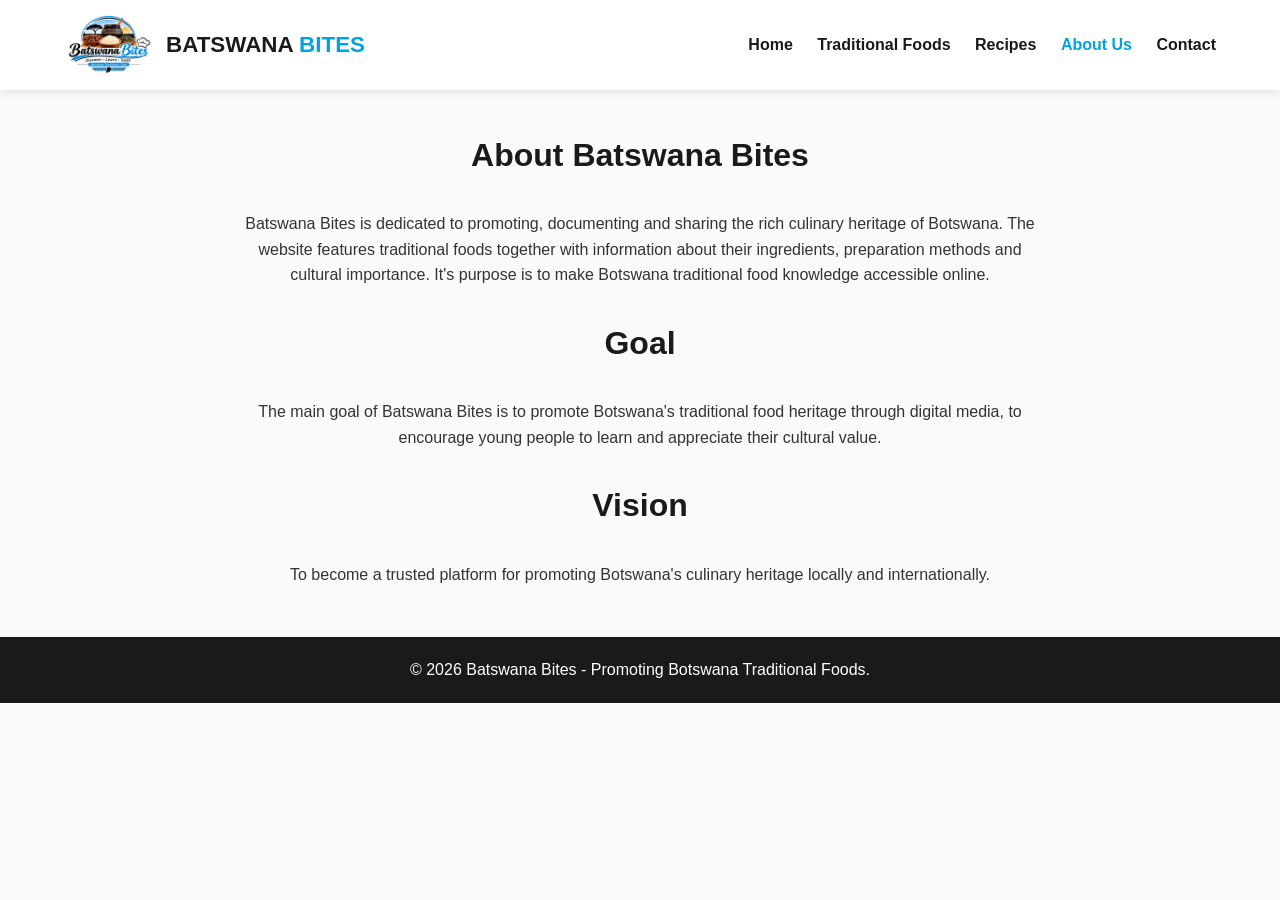
<file: about.html>
<!DOCTYPE html>
<html lang="en">
<head>
    <meta charset="UTF-8">
    <meta name="viewport" content="width=device-width, initial-scale=1.0">
    <title>Batswana Bites | About Us</title>
    <link rel="stylesheet" href="css/style.css">
</head>
<body>

    <header class="site-header">
        <a href="index.html" class="logo-container">
            <img src="images/Batswana Bites Traditional Food Logo.png" alt="Batswana Bites Logo" class="site-logo">
            <div class="logo-text">BATSWANA <span>BITES</span></div>
        </a>
        <nav>
            <a href="index.html">Home</a>
            <a href="foods.html">Traditional Foods</a>
            <a href="recipes.html">Recipes</a>
            <a href="about.html" class="active">About Us</a>
            <a href="contact.html">Contact</a>
        </nav>
    </header>

    <main class="container">
        <h1 class="page-title">About Batswana Bites</h1>
        <p style="text-align: center; max-width: 800px; margin: 0 auto 30px auto;">
            Batswana Bites is dedicated to promoting, documenting and sharing the rich culinary heritage of Botswana. The website features traditional foods together with information about their ingredients, preparation methods and cultural importance. It's purpose is to make Botswana traditional food knowledge accessible online.</p>
            
        <h1 class="page-title">Goal</h1>
            <P style="text-align: center; max-width: 800px; margin: 0 auto 30px auto;">
           The main goal of Batswana Bites is to promote Botswana's traditional food heritage through digital media, to encourage young people to learn and appreciate their cultural value.
       </P>
       <h1 class="page-title">Vision</h1>
            <P style="text-align: center; max-width: 800px; margin: 0 auto 30px auto;">
           To become a trusted platform for promoting Botswana's culinary heritage locally and internationally.
        </p>
    </main>

    <footer>
        <p>&copy; 2026 Batswana Bites - Promoting Botswana Traditional Foods.</p>
    </footer>

</body>
</html>
</file>
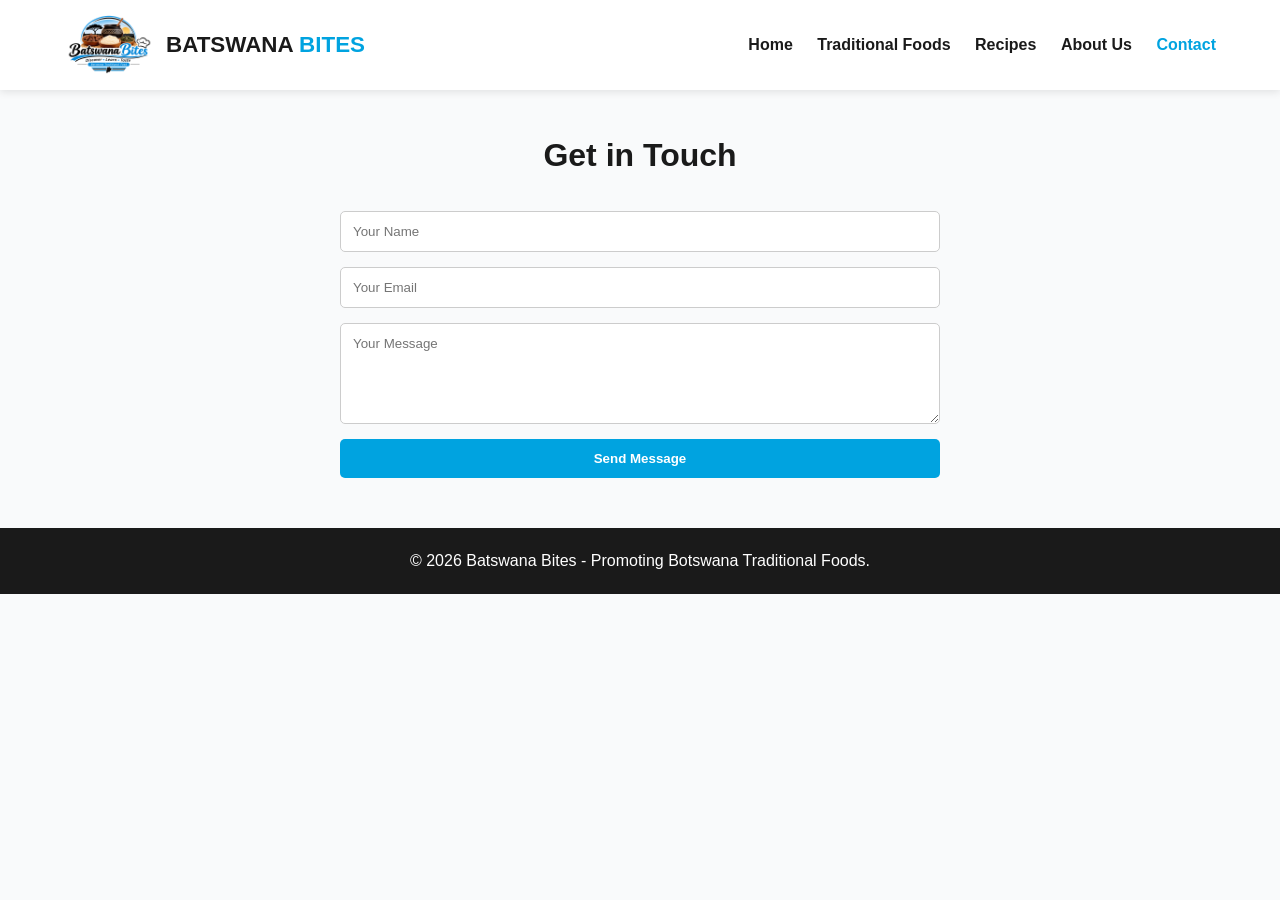
<file: contact.html>
<!DOCTYPE html>
<html lang="en">
<head>
    <meta charset="UTF-8">
    <meta name="viewport" content="width=device-width, initial-scale=1.0">
    <title>Batswana Bites | Contact Us</title>
    <link rel="stylesheet" href="css/style.css">
</head>
<body>

    <header class="site-header">
        <a href="index.html" class="logo-container">
            <img src="images/Batswana Bites Traditional Food Logo.png" alt="Batswana Bites Logo" class="site-logo">
            <div class="logo-text">BATSWANA <span>BITES</span></div>
        </a>
        <nav>
            <a href="index.html">Home</a>
            <a href="foods.html">Traditional Foods</a>
            <a href="recipes.html">Recipes</a>
            <a href="about.html">About Us</a>
            <a href="contact.html" class="active">Contact</a>
        </nav>
    </header>

    <main class="container">
        <h1 class="page-title">Get in Touch</h1>
        <form style="max-width: 600px; margin: 0 auto; display: flex; flex-direction: column; gap: 15px;">
            <input type="text" placeholder="Your Name" style="padding: 12px; border: 1px solid #ccc; border-radius: 5px;" required>
            <input type="email" placeholder="Your Email" style="padding: 12px; border: 1px solid #ccc; border-radius: 5px;" required>
            <textarea placeholder="Your Message" rows="5" style="padding: 12px; border: 1px solid #ccc; border-radius: 5px;" required></textarea>
            <button type="submit" style="padding: 12px; background: #00A3E0; color: white; border: none; border-radius: 5px; font-weight: bold; cursor: pointer;">Send Message</button>
        </form>
    </main>

    <footer>
        <p>&copy; 2026 Batswana Bites - Promoting Botswana Traditional Foods.</p>
    </footer>

</body>
</html>
</file>
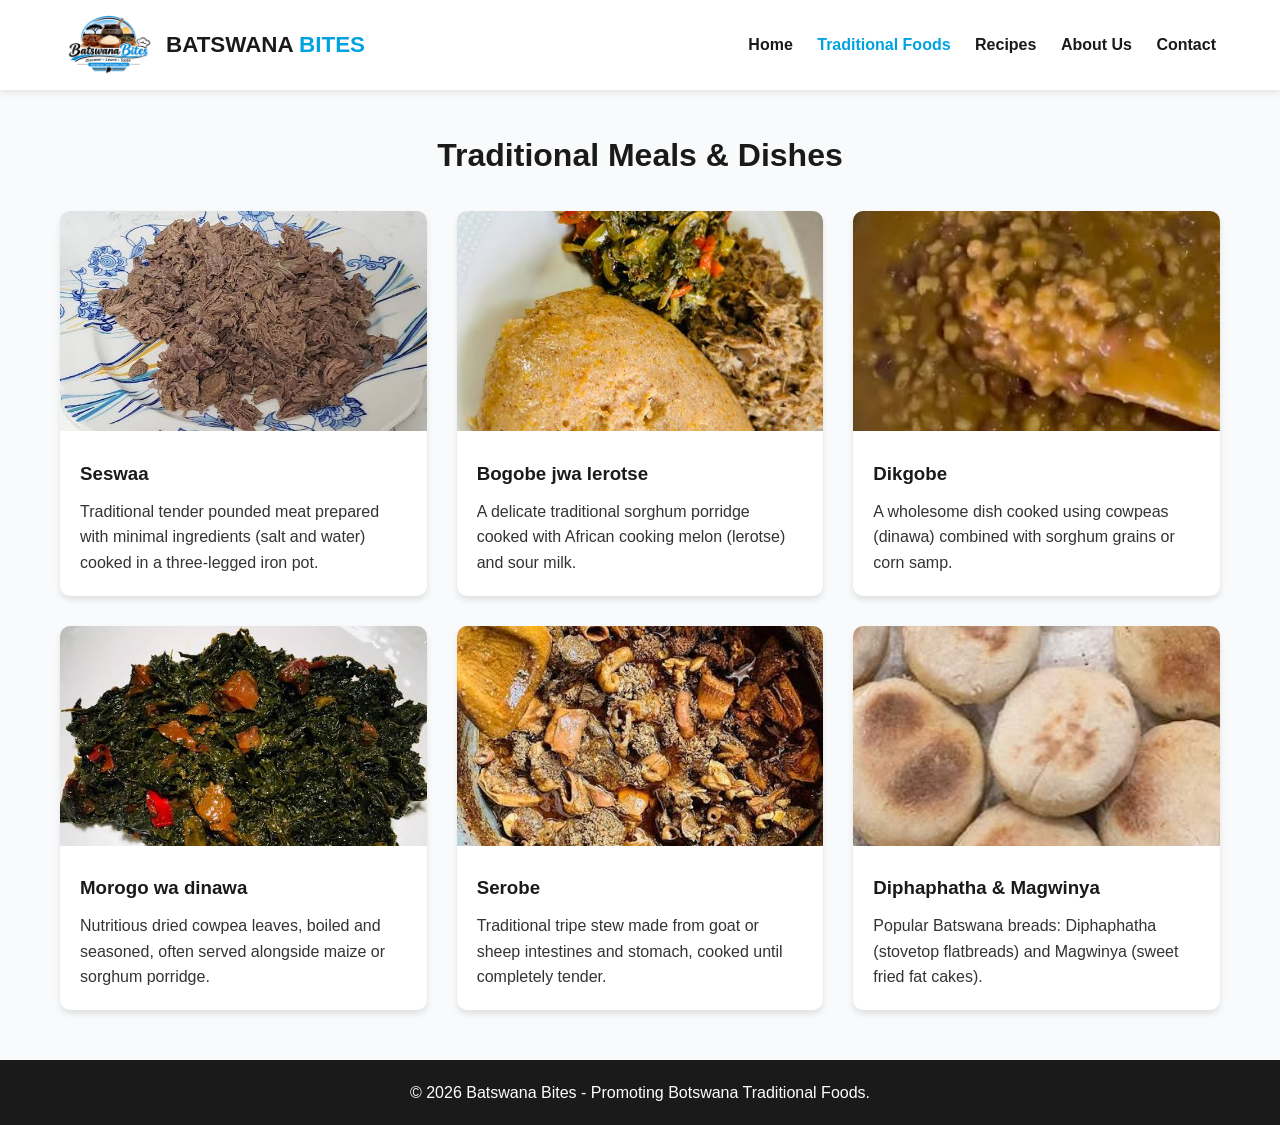
<file: foods.html>
<!DOCTYPE html>
<html lang="en">
<head>
    <meta charset="UTF-8">
    <meta name="viewport" content="width=device-width, initial-scale=1.0">
    <title>Batswana Bites | Traditional Foods</title>
    <link rel="stylesheet" href="css/style.css">
</head>
<body>

    <header class="site-header">
        <a href="index.html" class="logo-container">
            <img src="images/Batswana Bites Traditional Food Logo.png" alt="Batswana Bites Logo" class="site-logo">
            <div class="logo-text">BATSWANA <span>BITES</span></div>
        </a>
        <nav>
            <a href="index.html">Home</a>
            <a href="foods.html" class="active">Traditional Foods</a>
            <a href="recipes.html">Recipes</a>
            <a href="about.html">About Us</a>
            <a href="contact.html">Contact</a>
        </nav>
    </header>

    <main class="container">
        <h1 class="page-title">Traditional Meals & Dishes</h1>
        <div class="food-grid">
            
            <div class="food-card">
                <img src="images/seswaa2.jpeg" alt="Seswaa">
                <div class="food-card-content">
                    <h3>Seswaa</h3>
                    <p>Traditional tender pounded meat prepared with minimal ingredients (salt and water) cooked in a three-legged iron pot.</p>
                </div>
            </div>

            <div class="food-card">
                <img src="images/bogobe jwa lerotse.jpeg" alt="Bogobe jwa lerotse">
                <div class="food-card-content">
                    <h3>Bogobe jwa lerotse</h3>
                    <p>A delicate traditional sorghum porridge cooked with African cooking melon (lerotse) and sour milk.</p>
                </div>
            </div>

            <div class="food-card">
                <img src="images/dikgobe1.jpeg" alt="Dikgobe">
                <div class="food-card-content">
                    <h3>Dikgobe</h3>
                    <p>A wholesome dish cooked using cowpeas (dinawa) combined with sorghum grains or corn samp.</p>
                </div>
            </div>

            <div class="food-card">
                <img src="images/morogo wa dinawa1.jpeg" alt="Morogo wa dinawa">
                <div class="food-card-content">
                    <h3>Morogo wa dinawa</h3>
                    <p>Nutritious dried cowpea leaves, boiled and seasoned, often served alongside maize or sorghum porridge.</p>
                </div>
            </div>

            <div class="food-card">
                <img src="images/serobe.jpeg" alt="Serobe">
                <div class="food-card-content">
                    <h3>Serobe</h3>
                    <p>Traditional tripe stew made from goat or sheep intestines and stomach, cooked until completely tender.</p>
                </div>
            </div>

            <div class="food-card">
                <img src="images/diphaphatha.jpeg" alt="Diphaphatha & Magwinya">
                <div class="food-card-content">
                    <h3>Diphaphatha & Magwinya</h3>
                    <p>Popular Batswana breads: Diphaphatha (stovetop flatbreads) and Magwinya (sweet fried fat cakes).</p>
                </div>
            </div>

        </div>
    </main>

    <footer>
        <p>&copy; 2026 Batswana Bites - Promoting Botswana Traditional Foods.</p>
    </footer>

</body>
</html>
</file>
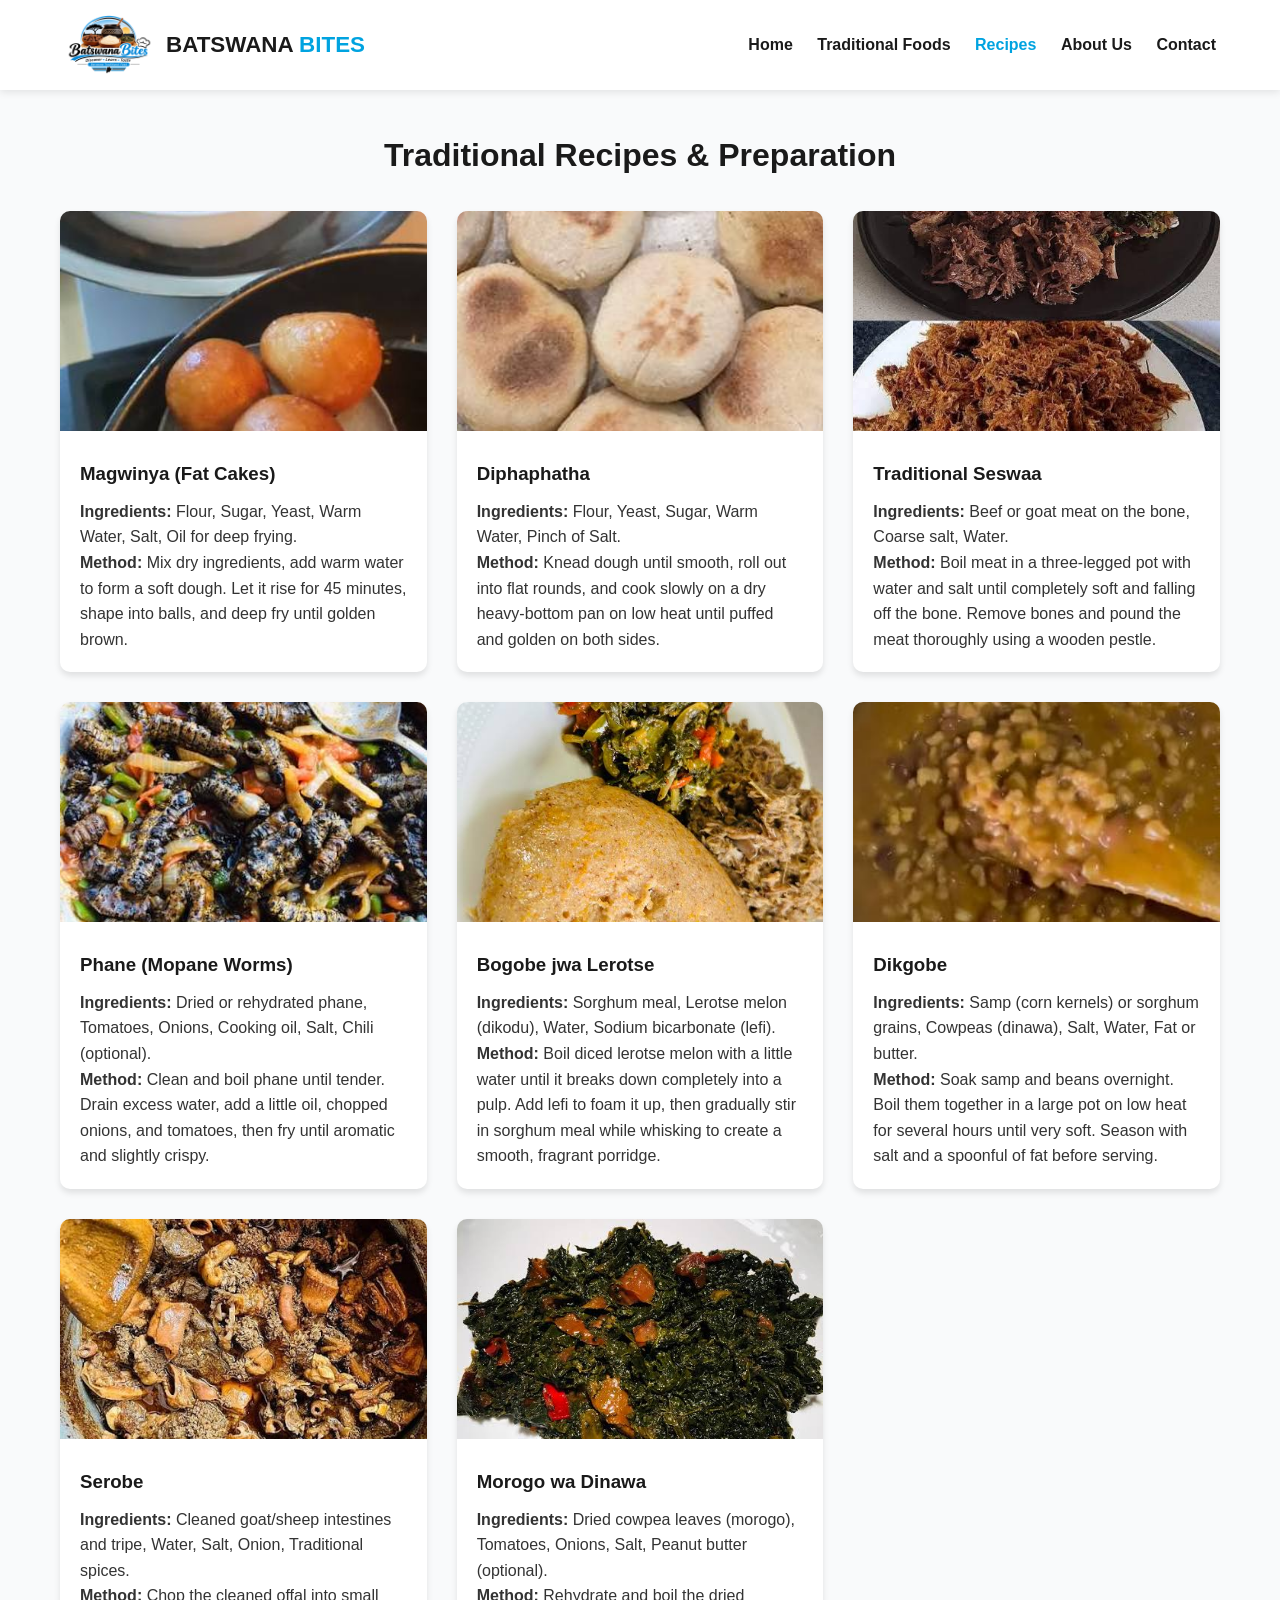
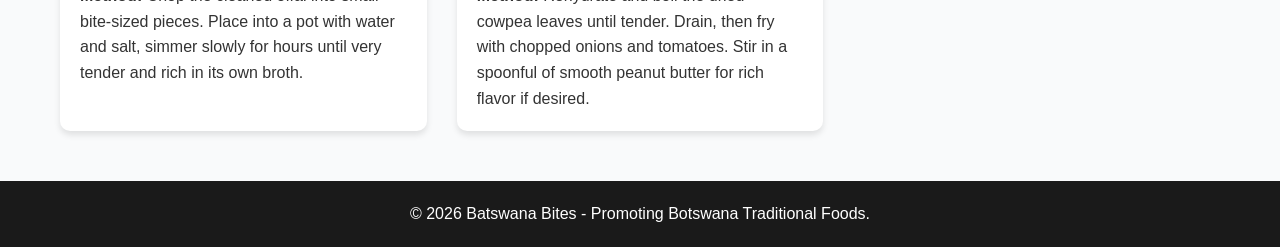
<file: recipes.html>
<!DOCTYPE html>
<html lang="en">
<head>
    <meta charset="UTF-8">
    <meta name="viewport" content="width=device-width, initial-scale=1.0">
    <title>Batswana Bites | Recipes</title>
    <link rel="stylesheet" href="css/style.css">
</head>
<body>

    <header class="site-header">
        <a href="index.html" class="logo-container">
            <img src="images/Batswana Bites Traditional Food Logo.png" alt="Batswana Bites Logo" class="site-logo">
            <div class="logo-text">BATSWANA <span>BITES</span></div>
        </a>
        <nav>
            <a href="index.html">Home</a>
            <a href="foods.html">Traditional Foods</a>
            <a href="recipes.html" class="active">Recipes</a>
            <a href="about.html">About Us</a>
            <a href="contact.html">Contact</a>
        </nav>
    </header>

    <main class="container">
        <h1 class="page-title">Traditional Recipes & Preparation</h1>
        <div class="food-grid">

            <!-- 1. Magwinya -->
            <div class="food-card">
                <img src="images/magwinya.jpeg" alt="Magwinya Recipe">
                <div class="food-card-content">
                    <h3>Magwinya (Fat Cakes)</h3>
                    <p><strong>Ingredients:</strong> Flour, Sugar, Yeast, Warm Water, Salt, Oil for deep frying.</p>
                    <p><strong>Method:</strong> Mix dry ingredients, add warm water to form a soft dough. Let it rise for 45 minutes, shape into balls, and deep fry until golden brown.</p>
                </div>
            </div>

            <!-- 2. Diphaphatha -->
            <div class="food-card">
                <img src="images/diphaphatha.jpeg" alt="Diphaphatha Recipe">
                <div class="food-card-content">
                    <h3>Diphaphatha</h3>
                    <p><strong>Ingredients:</strong> Flour, Yeast, Sugar, Warm Water, Pinch of Salt.</p>
                    <p><strong>Method:</strong> Knead dough until smooth, roll out into flat rounds, and cook slowly on a dry heavy-bottom pan on low heat until puffed and golden on both sides.</p>
                </div>
            </div>

            <!-- 3. Seswaa -->
            <div class="food-card">
                <img src="images/seswaa3.jpeg" alt="Seswaa Recipe">
                <div class="food-card-content">
                    <h3>Traditional Seswaa</h3>
                    <p><strong>Ingredients:</strong> Beef or goat meat on the bone, Coarse salt, Water.</p>
                    <p><strong>Method:</strong> Boil meat in a three-legged pot with water and salt until completely soft and falling off the bone. Remove bones and pound the meat thoroughly using a wooden pestle.</p>
                </div>
            </div>

            <!-- 4. Phane -->
            <div class="food-card">
                <img src="images/phane2.jpeg" alt="Phane Recipe">
                <div class="food-card-content">
                    <h3>Phane (Mopane Worms)</h3>
                    <p><strong>Ingredients:</strong> Dried or rehydrated phane, Tomatoes, Onions, Cooking oil, Salt, Chili (optional).</p>
                    <p><strong>Method:</strong> Clean and boil phane until tender. Drain excess water, add a little oil, chopped onions, and tomatoes, then fry until aromatic and slightly crispy.</p>
                </div>
            </div>

            <!-- 5. Bogobe jwa Lerotse -->
            <div class="food-card">
                <img src="images/bogobe jwa lerotse.jpeg" alt="Bogobe jwa Lerotse Recipe">
                <div class="food-card-content">
                    <h3>Bogobe jwa Lerotse</h3>
                    <p><strong>Ingredients:</strong> Sorghum meal, Lerotse melon (dikodu), Water, Sodium bicarbonate (lefi).</p>
                    <p><strong>Method:</strong> Boil diced lerotse melon with a little water until it breaks down completely into a pulp. Add lefi to foam it up, then gradually stir in sorghum meal while whisking to create a smooth, fragrant porridge.</p>
                </div>
            </div>

            <!-- 6. Dikgobe -->
            <div class="food-card">
                <img src="images/dikgobe1.jpeg" alt="Dikgobe Recipe">
                <div class="food-card-content">
                    <h3>Dikgobe</h3>
                    <p><strong>Ingredients:</strong> Samp (corn kernels) or sorghum grains, Cowpeas (dinawa), Salt, Water, Fat or butter.</p>
                    <p><strong>Method:</strong> Soak samp and beans overnight. Boil them together in a large pot on low heat for several hours until very soft. Season with salt and a spoonful of fat before serving.</p>
                </div>
            </div>

            <!-- 7. Serobe -->
            <div class="food-card">
                <img src="images/serobe.jpeg" alt="Serobe Recipe">
                <div class="food-card-content">
                    <h3>Serobe</h3>
                    <p><strong>Ingredients:</strong> Cleaned goat/sheep intestines and tripe, Water, Salt, Onion, Traditional spices.</p>
                    <p><strong>Method:</strong> Chop the cleaned offal into small bite-sized pieces. Place into a pot with water and salt, simmer slowly for hours until very tender and rich in its own broth.</p>
                </div>
            </div>

            <!-- 8. Morogo wa Dinawa -->
            <div class="food-card">
                <img src="images/morogo wa dinawa1.jpeg" alt="Morogo wa Dinawa Recipe">
                <div class="food-card-content">
                    <h3>Morogo wa Dinawa</h3>
                    <p><strong>Ingredients:</strong> Dried cowpea leaves (morogo), Tomatoes, Onions, Salt, Peanut butter (optional).</p>
                    <p><strong>Method:</strong> Rehydrate and boil the dried cowpea leaves until tender. Drain, then fry with chopped onions and tomatoes. Stir in a spoonful of smooth peanut butter for rich flavor if desired.</p>
                </div>
            </div>

        </div>
    </main>

    <footer>
        <p>&copy; 2026 Batswana Bites - Promoting Botswana Traditional Foods.</p>
    </footer>

</body>
</html>
</file>
<file: css/style.css>
/* General Styling */
:root {
  --primary-color: #00A3E0;
  --dark-color: #1A1A1A;
  --accent-color: #D97706;
  --bg-light: #F9FAFB;
  --text-color: #333333;
}

* {
  box-sizing: border-box;
  margin: 0;
  padding: 0;
  font-family: 'Segoe UI', Tahoma, Geneva, Verdana, sans-serif;
}

body {
  background-color: var(--bg-light);
  color: var(--text-color);
  line-height: 1.6;
}

/* Header & Navbar */
.site-header {
  background-color: #ffffff;
  box-shadow: 0 2px 8px rgba(0,0,0,0.1);
  display: flex;
  justify-content: space-between;
  align-items: center;
  padding: 15px 5%;
  position: sticky;
  top: 0;
  z-index: 1000;
}

.logo-container {
  display: flex;
  align-items: center;
  gap: 12px;
  text-decoration: none;
}

.site-logo {
  height: 60px;
  width: auto;
  object-fit: contain;
}

.logo-text {
  font-size: 1.4rem;
  font-weight: bold;
  color: var(--dark-color);
}

.logo-text span {
  color: var(--primary-color);
}

nav a {
  text-decoration: none;
  color: var(--dark-color);
  font-weight: 600;
  margin-left: 20px;
  transition: color 0.3s ease;
}

nav a:hover, nav a.active {
  color: var(--primary-color);
}

/* Hero Section */
.hero {
  background: linear-gradient(rgba(0,0,0,0.5), rgba(0,0,0,0.5)), url('../images/hero-food.jpg') center/cover no-repeat;
  color: white;
  text-align: center;
  padding: 100px 20px;
}

.hero h1 {
  font-size: 2.8rem;
  margin-bottom: 15px;
}

/* Page Layouts */
.container {
  max-width: 1200px;
  margin: 40px auto;
  padding: 0 20px;
}

.page-title {
  text-align: center;
  margin-bottom: 30px;
  color: var(--dark-color);
}

/* Foods & Recipes Grid */
.food-grid {
  display: grid;
  grid-template-columns: repeat(auto-fit, minmax(300px, 1fr));
  gap: 30px;
}

.food-card {
  background: white;
  border-radius: 10px;
  overflow: hidden;
  box-shadow: 0 4px 6px rgba(0,0,0,0.1);
  transition: transform 0.3s ease;
}

.food-card:hover {
  transform: translateY(-5px);
}

.food-card img {
  width: 100%;
  height: 220px;
  object-fit: cover;
}

.food-card-content {
  padding: 20px;
}

.food-card-content h3 {
  color: var(--dark-color);
  margin-bottom: 10px;
}

/* Footer */
footer {
  background: var(--dark-color);
  color: white;
  text-align: center;
  padding: 20px;
  margin-top: 50px;
}

/* Search Bar Below Header */
.search-bar-wrapper {
  background-color: #f1f5f9;
  padding: 14px 5%;
  border-bottom: 1px solid #e2e8f0;
  display: flex;
  justify-content: center;
}

.search-form {
  display: flex;
  width: 100%;
  max-width: 580px;
  background: #ffffff;
  border: 1.5px solid #cbd5e1;
  border-radius: 30px;
  overflow: hidden;
  box-shadow: 0 2px 6px rgba(0, 0, 0, 0.05);
  transition: border-color 0.3s ease;
}

.search-form:focus-within {
  border-color: var(--primary-color);
}

.search-form input {
  flex: 1;
  border: none;
  outline: none;
  padding: 10px 18px;
  font-size: 0.95rem;
  color: var(--dark-color);
}

.search-form button {
  background-color: var(--primary-color);
  color: #ffffff;
  border: none;
  padding: 0 20px;
  cursor: pointer;
  display: flex;
  align-items: center;
  justify-content: center;
  margin-top: 0;
  border-radius: 0;
  transition: background-color 0.3s ease;
}

.search-form button:hover {
  background-color: #0284c7;
}
</file>
